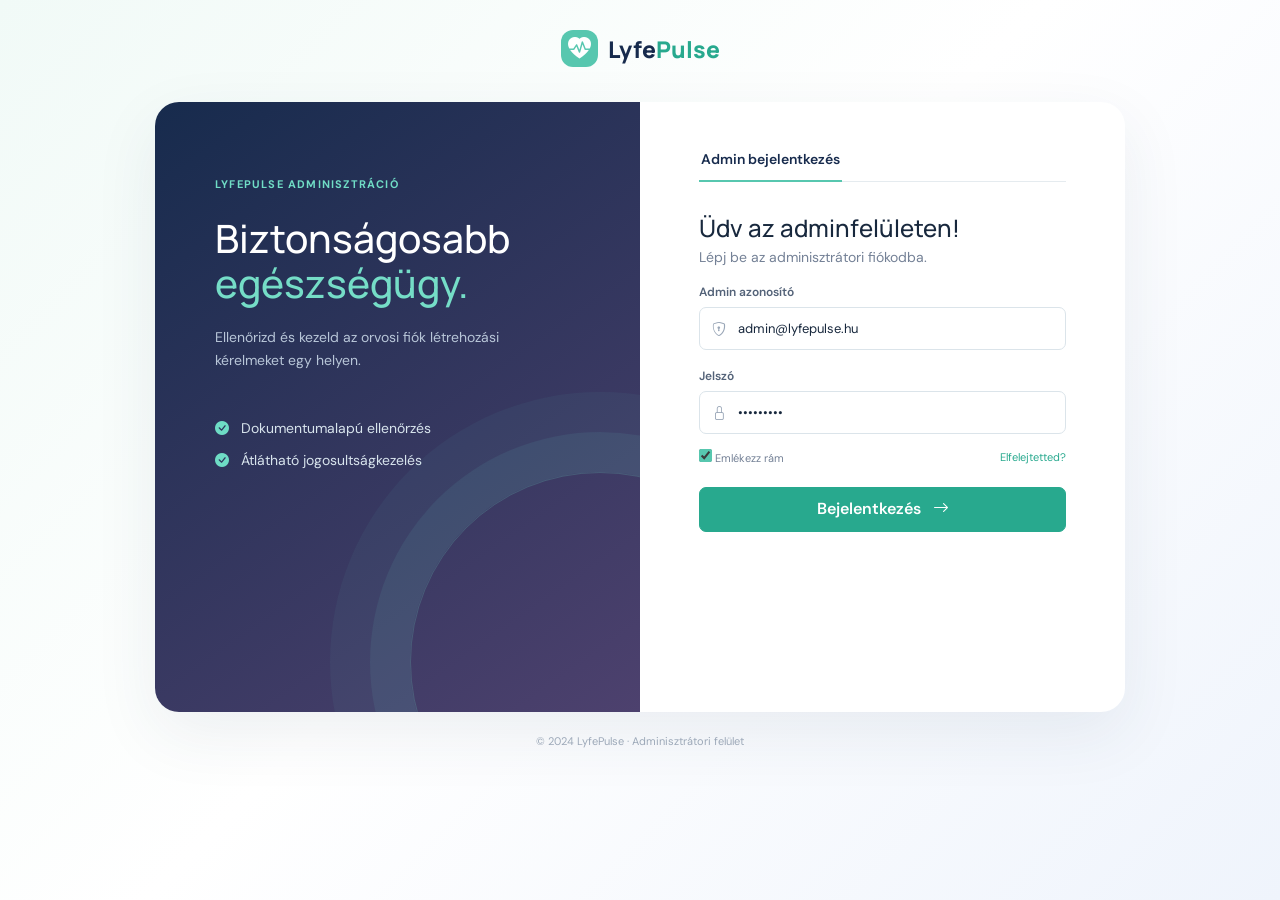
<file: screenplans/admin/index.html>
<!doctype html>
<html lang="hu">
<head>
<meta charset="utf-8"><meta name="viewport" content="width=device-width, initial-scale=1">
<title>LyfePulse | Adminisztráció</title>
<link rel="preconnect" href="https://fonts.googleapis.com"><link rel="preconnect" href="https://fonts.gstatic.com" crossorigin><link href="https://fonts.googleapis.com/css2?family=DM+Sans:wght@400;500;600;700&family=Manrope:wght@600;700;800&display=swap" rel="stylesheet">
<link href="https://cdn.jsdelivr.net/npm/bootstrap@5.3.3/dist/css/bootstrap.min.css" rel="stylesheet"><link href="https://cdn.jsdelivr.net/npm/bootstrap-icons@1.11.3/font/bootstrap-icons.min.css" rel="stylesheet"><link rel="stylesheet" href="styles.css">
</head>
<body>
<div id="auth-view" class="auth-shell"><div class="auth-brand"><span class="brand-mark"><i class="bi bi-heart-pulse-fill"></i></span><span>Lyfe<span>Pulse</span></span></div><div class="auth-card"><div class="auth-intro admin-intro"><p class="eyebrow">LYFEPULSE ADMINISZTRÁCIÓ</p><h1>Biztonságosabb<br><em>egészségügy.</em></h1><p class="intro-copy">Ellenőrizd és kezeld az orvosi fiók létrehozási kérelmeket egy helyen.</p><div class="intro-points"><span><i class="bi bi-check-circle-fill"></i> Dokumentumalapú ellenőrzés</span><span><i class="bi bi-check-circle-fill"></i> Átlátható jogosultságkezelés</span></div></div><div class="auth-form-wrap"><div class="auth-tabs"><button class="auth-tab active">Admin bejelentkezés</button></div><form id="login-form" class="auth-form"><h2>Üdv az adminfelületen!</h2><p class="muted">Lépj be az adminisztrátori fiókodba.</p><label>Admin azonosító</label><div class="input-icon"><i class="bi bi-shield-lock"></i><input class="form-control" value="admin@lyfepulse.hu" required></div><label>Jelszó</label><div class="input-icon"><i class="bi bi-lock"></i><input type="password" class="form-control" value="admin1234" required></div><div class="form-meta"><span><input type="checkbox" checked> Emlékezz rám</span><a href="#">Elfelejtetted?</a></div><button class="btn btn-primary w-100 auth-submit">Bejelentkezés <i class="bi bi-arrow-right"></i></button></form></div></div><p class="auth-footer">© 2024 LyfePulse · Adminisztrátori felület</p></div>
<div id="app-view" class="app-shell d-none admin-shell"><nav class="sidebar"><div class="auth-brand sidebar-brand"><span class="brand-mark"><i class="bi bi-heart-pulse-fill"></i></span><span>Lyfe<span>Pulse</span></span></div><div class="nav-label">ADMINISZTRÁCIÓ</div><button class="side-link active" data-view="requests"><i class="bi bi-person-check"></i> Fiók-kérelmek <span class="nav-count" data-pending-count>2</span></button><button class="side-link" data-view="archive"><i class="bi bi-archive"></i> Archívum <span class="nav-count archive-count">0</span></button><div class="sidebar-bottom"><button class="side-link logout-btn"><i class="bi bi-box-arrow-left"></i> Kijelentkezés</button></div></nav><main class="main-content"><header class="topbar"><div class="mobile-brand">Lyfe<span>Pulse</span></div><div class="top-actions"><button class="notification-btn"><i class="bi bi-bell"></i><span></span></button><button class="profile-button"><span class="avatar">AD</span><span class="profile-name">Adminisztrátor</span></button></div></header>
<div id="requests-view" class="content-view"><div class="page-heading"><div><p class="eyebrow">ADMINISZTRÁCIÓ</p><h1>Orvosi fiók-kérelmek</h1><p class="subtitle">Ellenőrizd a kérelmező személyazonosságát és dokumentumait.</p></div><span class="role-badge"><i class="bi bi-shield-check"></i> Admin</span></div><section class="card-panel request-panel"><div class="section-title-row"><div><p class="eyebrow">FELHASZNÁLÓI KÉRELMEK</p><h2>Orvosi fiók létrehozása</h2></div></div><div class="table-responsive"><table class="table align-middle"><thead><tr><th>KÉRELMEZŐ</th><th>KÉRELEMAZONOSÍTÓ</th><th>BEÉRKEZETT</th><th>STÁTUSZ</th><th></th></tr></thead><tbody id="requests-table"></tbody></table></div></section></div>
<div id="archive-view" class="content-view d-none"><div class="page-heading"><div><p class="eyebrow">ADMINISZTRÁCIÓ</p><h1>Feldolgozott kérelmek archívuma</h1><p class="subtitle">A jóváhagyott és elutasított kérelmek korábbi nyilvántartása.</p></div><span class="role-badge"><i class="bi bi-archive"></i> Archívum</span></div><section class="card-panel request-panel"><div class="section-title-row"><div><p class="eyebrow">LEZÁRT KÉRELMEK</p><h2>Archívum</h2></div></div><div class="table-responsive"><table class="table align-middle"><thead><tr><th>KÉRELMEZŐ</th><th>KÉRELEMAZONOSÍTÓ</th><th>BEÉRKEZETT</th><th>STÁTUSZ</th><th>FELDOLGOZVA</th></tr></thead><tbody id="archive-table"></tbody></table></div></section></div>
<div id="detail-view" class="content-view d-none"><button class="back-button"><i class="bi bi-arrow-left"></i> Vissza a kérelmekhez</button><div class="page-heading"><div><p class="eyebrow">KÉRELEM RÉSZLETEI</p><h1 id="detail-name"></h1><p class="subtitle">Ellenőrizd a megadott adatokat és a csatolt dokumentumokat.</p></div><span class="request-status">Feldolgozásra vár</span></div><div class="request-detail"><section class="card-panel"><h3>Kérelmező adatai</h3><div class="detail-field"><small>SZAKTERÜLET</small><strong id="detail-specialty"></strong></div><div class="detail-field"><small>E-MAIL-CÍM</small><strong id="detail-email"></strong></div><div class="detail-field"><small>MŰKÖDÉSI NYILVÁNTARTÁSI SZÁM</small><strong id="detail-license"></strong></div><div class="detail-field"><small>KÉRELEMAZONOSÍTÓ</small><strong id="detail-id"></strong></div><div class="detail-field"><small>BEÉRKEZÉS IDEJE</small><strong id="detail-submitted"></strong></div><div class="admin-note"><i class="bi bi-info-circle"></i> A fiók csak a dokumentumok ellenőrzése után aktiválható.</div><div class="request-actions"><button id="reject-request" class="btn btn-outline-danger"><i class="bi bi-x-lg"></i> Elutasítás</button><button id="approve-request" class="btn btn-primary"><i class="bi bi-check2"></i> Kérelem jóváhagyása</button></div></section><section class="card-panel"><h3>Azonosító dokumentumok</h3><div class="document-tabs"><button class="document-tab active">Működési engedély</button><button class="document-tab">Személyazonosító</button></div><div class="document-viewer"><div class="viewer-toolbar"><button title="Kicsinyítés">−</button><button title="Nagyítás">+</button><button title="Letöltés"><i class="bi bi-download"></i></button></div><img id="document-image" src="varga-license.svg" alt="Megtekintett igazoló dokumentum"></div></section></div></div></main></div>
<script src="script.js"></script>
</body></html>
</file>
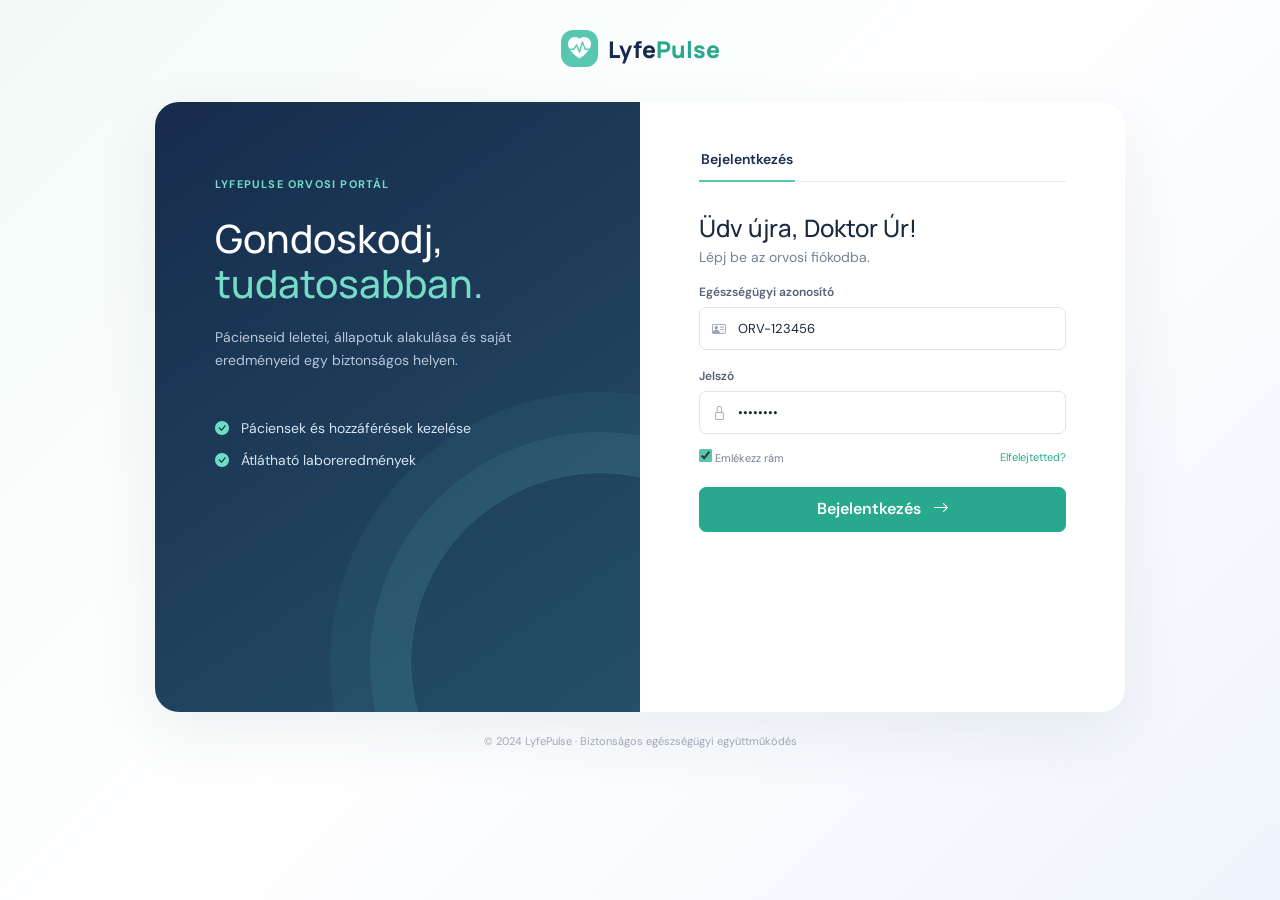
<file: screenplans/licensed_persona/screen_waiting_for_approval/index.html>
<!doctype html>
<html lang="hu">
<head>
<meta charset="utf-8">
<meta name="viewport" content="width=device-width, initial-scale=1">
<title>LyfePulse | Jóváhagyásra vár</title>
<link rel="preconnect" href="https://fonts.googleapis.com">
<link rel="preconnect" href="https://fonts.gstatic.com" crossorigin>
<link href="https://fonts.googleapis.com/css2?family=DM+Sans:wght@400;500;600;700&family=Manrope:wght@600;700;800&display=swap" rel="stylesheet">
<link href="https://cdn.jsdelivr.net/npm/bootstrap@5.3.3/dist/css/bootstrap.min.css" rel="stylesheet">
<link href="https://cdn.jsdelivr.net/npm/bootstrap-icons@1.11.3/font/bootstrap-icons.min.css" rel="stylesheet">
<link rel="stylesheet" href="styles.css">
</head>
<body>
<div id="auth-view" class="auth-shell">
  <div class="auth-brand"><span class="brand-mark"><i class="bi bi-heart-pulse-fill"></i></span><span>Lyfe<span>Pulse</span></span></div>
  <div class="auth-card">
    <div class="auth-intro doctor-intro">
      <p class="eyebrow">LYFEPULSE ORVOSI PORTÁL</p>
      <h1>Gondoskodj,<br><em>tudatosabban.</em></h1>
      <p class="intro-copy">Pácienseid leletei, állapotuk alakulása és saját eredményeid egy biztonságos helyen.</p>
      <div class="intro-points"><span><i class="bi bi-check-circle-fill"></i> Páciensek és hozzáférések kezelése</span><span><i class="bi bi-check-circle-fill"></i> Átlátható laboreredmények</span></div>
    </div>
    <div class="auth-form-wrap">
      <div class="auth-tabs"><button class="auth-tab active">Bejelentkezés</button></div>
      <form id="login-form" class="auth-form">
        <h2>Üdv újra, Doktor Úr!</h2><p class="muted">Lépj be az orvosi fiókodba.</p>
        <label for="doctor-id">Egészségügyi azonosító</label><div class="input-icon"><i class="bi bi-person-vcard"></i><input id="doctor-id" class="form-control" value="ORV-123456" required></div>
        <label for="password">Jelszó</label><div class="input-icon"><i class="bi bi-lock"></i><input id="password" type="password" class="form-control" value="demo1234" required></div>
        <div class="form-meta"><span><input type="checkbox" checked> Emlékezz rám</span><a href="#">Elfelejtetted?</a></div>
        <button class="btn btn-primary w-100 auth-submit">Bejelentkezés <i class="bi bi-arrow-right"></i></button>
      </form>
    </div>
  </div>
  <p class="auth-footer">© 2024 LyfePulse · Biztonságos egészségügyi együttműködés</p>
</div>

<div id="app-view" class="app-shell d-none">
  <nav class="sidebar">
    <div class="auth-brand sidebar-brand"><span class="brand-mark"><i class="bi bi-heart-pulse-fill"></i></span><span>Lyfe<span>Pulse</span></span></div>
    <div class="nav-label">ORVOSI PORTÁL</div>
    <button class="side-link locked-link" disabled><i class="bi bi-grid-1x2-fill"></i> Áttekintés</button>
    <button class="side-link locked-link" disabled><i class="bi bi-people"></i> Pácienseim</button>
    <button class="side-link locked-link" disabled><i class="bi bi-file-earmark-medical"></i> Saját leleteim</button>
    <div class="sidebar-bottom">
      <button class="side-link locked-link" disabled><i class="bi bi-person-circle"></i> Profilom</button>
      <button class="side-link logout-btn"><i class="bi bi-box-arrow-left"></i> Kijelentkezés</button>
    </div>
  </nav>
  <main class="main-content">
    <header class="topbar"><div class="mobile-brand">Lyfe<span>Pulse</span></div><div class="top-actions"><button class="notification-btn" disabled><i class="bi bi-bell"></i></button><button class="profile-button"><span class="avatar">NP</span><span class="profile-name">Dr. Nagy Péter</span></button></div></header>
    <div class="content-view waiting-content">
      <section class="waiting-card card-panel">
        <img src="approval-pending.svg" alt="A csatlakozási kérelem elbírálás alatt">
        <p class="eyebrow">ORVOSI FIÓK AKTIVÁLÁSA</p>
        <h1>A csatlakozási kérelmed elbírálás alatt van</h1>
        <p class="waiting-copy">Az adminisztrátor ellenőrzi a megadott adatokat és dokumentumokat. Amint a kérelmedet jóváhagyják, hozzáférést kapsz a LyfePulse orvosi portál funkcióihoz.</p>
        <div class="waiting-status"><i class="bi bi-hourglass-split"></i><span>Jóváhagyásra vár</span></div>
        <p class="waiting-note"><i class="bi bi-info-circle"></i> Kérjük, nézz vissza később. Addig a portál többi funkciója nem érhető el.</p>
      </section>
    </div>
  </main>
</div>
<script src="script.js"></script>
</body>
</html>
</file>
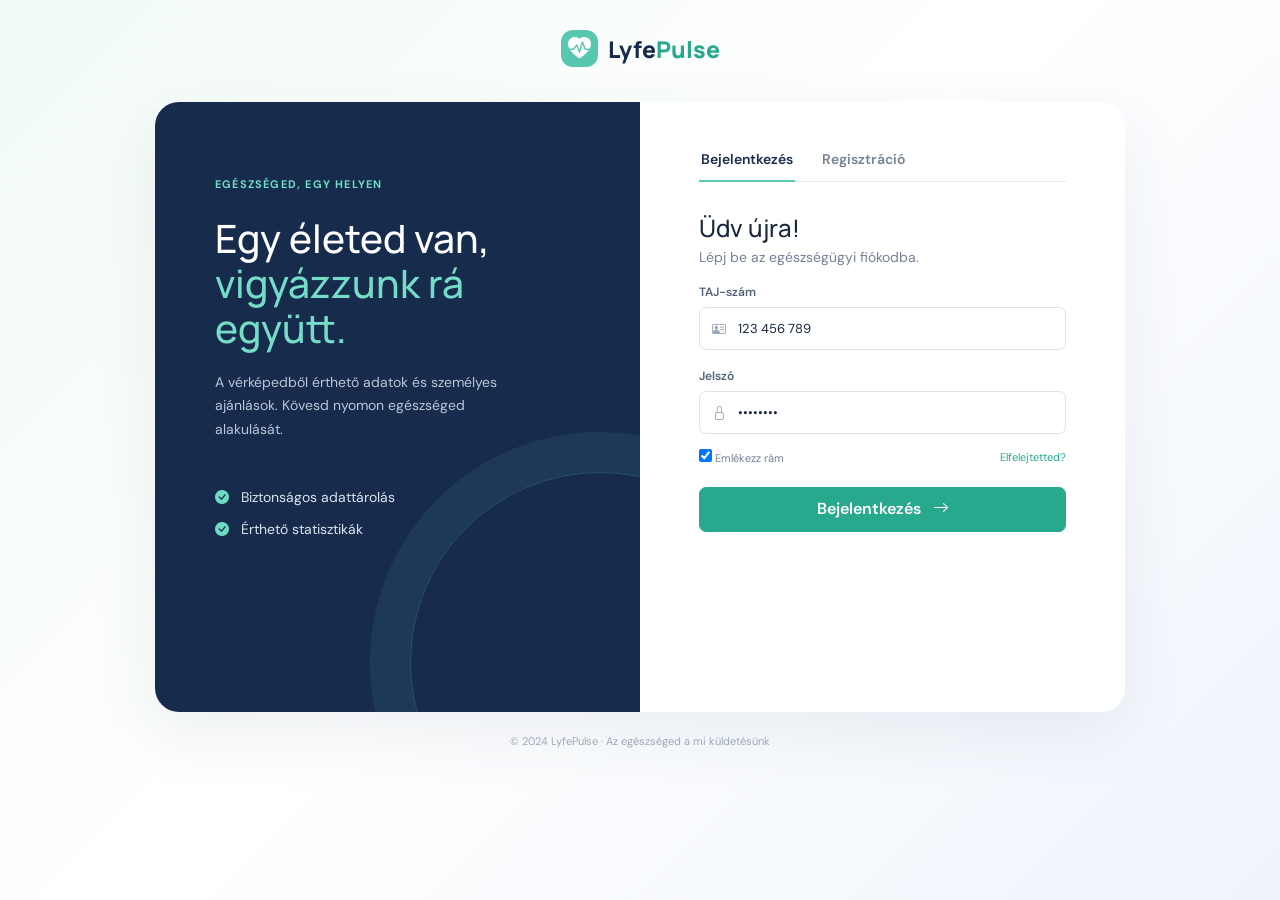
<file: screenplans/patient/screen_need_more_information/index.html>
<!doctype html>
<html lang="hu">
<head>
<meta charset="utf-8"><meta name="viewport" content="width=device-width, initial-scale=1">
<title>LyfePulse | Regisztráció</title>
<link rel="preconnect" href="https://fonts.googleapis.com"><link rel="preconnect" href="https://fonts.gstatic.com" crossorigin>
<link href="https://fonts.googleapis.com/css2?family=DM+Sans:wght@400;500;600;700&family=Manrope:wght@600;700;800&display=swap" rel="stylesheet">
<link href="https://cdn.jsdelivr.net/npm/bootstrap@5.3.3/dist/css/bootstrap.min.css" rel="stylesheet">
<link href="https://cdn.jsdelivr.net/npm/bootstrap-icons@1.11.3/font/bootstrap-icons.min.css" rel="stylesheet"><link rel="stylesheet" href="styles.css">
</head>
<body>
<div id="auth-view" class="auth-shell">
  <div class="auth-brand"><span class="brand-mark"><i class="bi bi-heart-pulse-fill"></i></span><span>Lyfe<span>Pulse</span></span></div>
  <div class="auth-card">
    <div class="auth-intro"><p class="eyebrow">EGÉSZSÉGED, EGY HELYEN</p><h1>Egy életed van,<br><em>vigyázzunk rá együtt.</em></h1><p class="intro-copy">A vérképedből érthető adatok és személyes ajánlások. Kövesd nyomon egészséged alakulását.</p><div class="intro-points"><span><i class="bi bi-check-circle-fill"></i> Biztonságos adattárolás</span><span><i class="bi bi-check-circle-fill"></i> Érthető statisztikák</span></div></div>
    <div class="auth-form-wrap"><div class="auth-tabs"><button class="auth-tab active" data-auth-tab="login">Bejelentkezés</button><button class="auth-tab" data-auth-tab="register">Regisztráció</button></div>
      <form id="login-form" class="auth-form"><h2>Üdv újra!</h2><p class="muted">Lépj be az egészségügyi fiókodba.</p><label for="taj">TAJ-szám</label><div class="input-icon"><i class="bi bi-person-vcard"></i><input id="taj" class="form-control" value="123 456 789" required></div><label for="password">Jelszó</label><div class="input-icon"><i class="bi bi-lock"></i><input id="password" type="password" class="form-control" value="demo1234" required></div><div class="form-meta"><span><input type="checkbox" checked> Emlékezz rám</span><a href="#">Elfelejtetted?</a></div><button class="btn btn-primary w-100 auth-submit">Bejelentkezés <i class="bi bi-arrow-right"></i></button></form>
      <form id="register-form" class="auth-form d-none"><h2>Hozd létre a fiókod</h2><p class="muted">Pár adat, és már kezdhetjük is.</p><div class="name-grid"><div><label for="last-name">Vezetéknév</label><input id="last-name" class="form-control" required></div><div><label for="first-name">Keresztnév</label><input id="first-name" class="form-control" required></div></div><div class="name-grid"><div><label for="age">Kor</label><input id="age" type="number" class="form-control" required></div><div><label for="gender">Nem</label><select id="gender" class="form-select"><option>Nő</option><option>Férfi</option><option>Nem szeretném megadni</option></select></div></div><label for="birth-date">Születési dátum</label><input id="birth-date" type="date" class="form-control" required><button class="btn btn-primary w-100 auth-submit mt-3">Regisztráció <i class="bi bi-arrow-right"></i></button></form>
    </div>
  </div>
  <p class="auth-footer">© 2024 LyfePulse · Az egészséged a mi küldetésünk</p>
</div>
<div class="modal fade" id="patientIdentityModal" tabindex="-1" aria-labelledby="patient-identity-title" aria-hidden="true"><div class="modal-dialog modal-dialog-centered modal-lg"><div class="modal-content identity-modal"><div class="identity-info"><p class="eyebrow">FIÓKAKTIVÁLÁS</p><h2 id="patient-identity-title">Még egy kis információra van szükségünk</h2><p>A TAJ-számod és a TAJ-kártyád képe segít biztonságosan azonosítani a fiókodat.</p><div class="identity-tip"><i class="bi bi-shield-lock"></i><span>Az adatokat bizalmasan kezeljük, és kizárólag a fiókod létrehozásához használjuk.</span></div></div><form id="patient-identity-form" class="identity-form"><div class="modal-header"><div><p class="eyebrow">AZONOSÍTÓ ADATOK</p><h2>TAJ-adatok megadása</h2><p class="muted">Add meg a TAJ-számodat, majd töltsd fel a kártyád képét.</p></div><button type="button" class="btn-close" data-bs-dismiss="modal"></button></div><div class="modal-body"><label for="identity-taj">TAJ-szám</label><input id="identity-taj" class="form-control taj-input" placeholder="000 000 000" pattern="[0-9 ]{9,11}" required><label class="identity-upload"><span class="upload-icon"><i class="bi bi-credit-card-2-front"></i></span><span><strong>TAJ-kártya képe</strong><small>JPG, PNG vagy PDF · max. 10 MB</small><em id="taj-file-name">Nincs fájl kiválasztva</em></span><input id="taj-card-file" type="file" accept=".jpg,.jpeg,.png,.pdf" required></label></div><div class="modal-footer"><button type="submit" class="btn btn-primary">Adatok elküldése <i class="bi bi-arrow-right"></i></button></div></form></div></div></div>
<script src="https://cdn.jsdelivr.net/npm/bootstrap@5.3.3/dist/js/bootstrap.bundle.min.js"></script><script src="script.js"></script>
</body></html>
</file>
<file: screenplans/admin/styles.css>
@import url("../patient/styles.css");
.admin-intro{background:linear-gradient(145deg,#172b4d,#4d416e)!important}
.admin-shell .content-view{max-width:1200px}
.admin-kpi{display:flex;gap:14px;margin-bottom:24px}.admin-kpi .kpi-card{flex:1}
.request-panel{padding:6px 22px 14px}.request-panel .table td:first-child{min-width:220px}.request-panel .table td:first-child small{display:block;color:var(--muted);font-size:11px;margin:3px 0 0 45px}.request-panel tbody tr{cursor:pointer}.request-panel tbody tr:hover{background:#f8fcfb}
.request-avatar{display:inline-grid!important;vertical-align:middle;margin-right:10px;background:#eeeafa;color:#7565a8!important}
.request-status{display:inline-block;padding:5px 8px;border-radius:5px;background:#fff3da;color:#bb8422;font-size:10px;font-weight:600}.request-status.approved{background:#e7f7f2;color:#26977f}.request-status.rejected{background:#fde8e8;color:#c43d49}
.archive-empty{padding:34px;text-align:center;color:var(--muted);font-size:12px}.archive-empty i{display:block;font-size:28px;color:#aebbc6;margin-bottom:10px}
.request-detail{display:grid;grid-template-columns:1fr 1fr;gap:20px}.request-detail .card-panel{padding:25px}.request-detail h3{font-size:16px;margin-bottom:20px}.detail-field{border-bottom:1px solid var(--line);padding:11px 0}.detail-field small{display:block;color:var(--muted);font-size:10px;margin-bottom:4px}.detail-field strong{font-size:13px}.document-viewer{background:#182a43;border-radius:9px;min-height:400px;padding:16px;display:flex;align-items:center;justify-content:center;position:relative;overflow:hidden}.document-viewer img{width:100%;max-height:480px;object-fit:contain;box-shadow:0 8px 20px #07152566}.viewer-toolbar{position:absolute;top:12px;right:12px;display:flex;gap:5px}.viewer-toolbar button{border:0;background:#ffffff22;color:#fff;border-radius:5px;width:30px;height:30px}.document-tabs{display:flex;gap:8px;margin-bottom:12px}.document-tab{border:1px solid var(--line);border-radius:5px;background:#fff;color:var(--muted);padding:7px 10px;font-size:11px}.document-tab.active{background:#e7f7f2;border-color:#a9dfd3;color:var(--mint-dark);font-weight:600}.request-actions{display:flex;gap:9px;justify-content:flex-end;margin-top:24px}.request-actions .btn{font-size:12px}.admin-note{background:#f5f8fc;border-radius:8px;padding:12px;color:var(--muted);font-size:11px;line-height:1.6;margin-top:17px}.admin-note i{color:#7188ad;margin-right:5px}@media(max-width:700px){.admin-kpi{display:grid;grid-template-columns:1fr 1fr}.request-detail{grid-template-columns:1fr}.document-viewer{min-height:300px}}
</file>
<file: screenplans/licensed_persona/screen_waiting_for_approval/styles.css>
@import url("../styles.css");

.doctor-intro{background:linear-gradient(145deg,#172b4d,#244f68)!important}
.waiting-content{min-height:calc(100vh - 78px);display:grid;place-items:center;padding-top:30px;padding-bottom:40px}
.waiting-card{width:min(680px,100%);padding:44px 58px 38px;text-align:center}
.waiting-card img{display:block;width:min(220px,70%);height:auto;margin:0 auto 25px}
.waiting-card .eyebrow{margin-bottom:10px}
.waiting-card h1{font-size:25px;line-height:1.25;margin-bottom:13px}
.waiting-copy{color:var(--muted);font-size:13px;line-height:1.75;max-width:500px;margin:0 auto}
.waiting-status{display:inline-flex;align-items:center;gap:8px;background:#fff3da;color:#bb8422;border-radius:18px;padding:8px 13px;margin-top:23px;font-size:11px;font-weight:700}
.waiting-status i{font-size:14px}
.waiting-note{color:#8592a2;font-size:11px;line-height:1.6;margin:22px auto 0;max-width:440px}
.waiting-note i{color:#7188ad;margin-right:4px}
.locked-link:disabled{opacity:.52;cursor:not-allowed}
.notification-btn:disabled{opacity:.6}
@media(max-width:650px){.waiting-content{min-height:calc(100vh - 65px);padding:20px 18px 30px}.waiting-card{padding:32px 22px 28px}.waiting-card img{width:180px;margin-bottom:20px}.waiting-card h1{font-size:22px}.waiting-copy{font-size:12px}}
</file>
<file: screenplans/patient/screen_need_more_information/styles.css>
:root{--navy:#172b4d;--ink:#18283d;--muted:#748196;--mint:#57c7af;--mint-dark:#28a98e;--line:#e5ebef}*{box-sizing:border-box}body{margin:0;color:var(--ink);background:#f7f9fb;font:14px "DM Sans",sans-serif}h1,h2,.auth-brand{font-family:Manrope,sans-serif}.auth-shell{min-height:100vh;background:linear-gradient(135deg,#f1faf7,#fff 48%,#eff4fc);display:flex;flex-direction:column;align-items:center;padding:30px 20px}.auth-brand{font-size:23px;font-weight:800;color:var(--navy);display:flex;align-items:center;gap:10px}.auth-brand>span:last-child>span{color:var(--mint-dark)}.brand-mark{background:var(--mint);border-radius:12px;color:#fff;display:grid;place-items:center;width:37px;height:37px}.auth-card{width:min(970px,100%);min-height:610px;display:grid;grid-template-columns:1fr 1fr;background:#fff;border-radius:24px;box-shadow:0 22px 65px #223c5d14;overflow:hidden;margin:35px 0 22px}.auth-intro{background:var(--navy);color:#fff;padding:75px 60px;position:relative;overflow:hidden}.auth-intro:after{content:"";position:absolute;width:380px;height:380px;border:1px solid #70ddc634;border-radius:50%;right:-150px;bottom:-140px;box-shadow:0 0 0 40px #70ddc615}.eyebrow{letter-spacing:1.2px;font-size:11px;color:#83b5aa;font-weight:700;margin:0 0 9px}.auth-intro .eyebrow{color:#70ddc6}.auth-intro h1{font-size:39px;line-height:1.15;margin:25px 0 20px}.auth-intro h1 em{color:#75ddc7;font-style:normal}.intro-copy{line-height:1.7;color:#b8c6d8;max-width:300px}.intro-points{display:grid;gap:14px;margin-top:46px;color:#d8e4ed}.intro-points i{color:#6edcc5;margin-right:8px}.auth-form-wrap{padding:48px 59px}.auth-tabs{border-bottom:1px solid var(--line);display:flex;gap:25px;margin-bottom:32px}.auth-tab{border:0;background:transparent;color:var(--muted);font-weight:600;padding:0 2px 13px;position:relative}.auth-tab.active{color:var(--navy)}.auth-tab.active:after{content:"";position:absolute;bottom:-1px;left:0;right:0;height:2px;background:var(--mint)}.auth-form h2{font-size:24px;margin:0 0 5px}.muted{color:var(--muted)}.auth-form label,.modal-body label{display:block;color:#536278;font-size:12px;font-weight:600;margin:18px 0 7px}.form-control,.form-select{border:1px solid #dbe4ea;border-radius:7px;min-height:43px;color:var(--ink);font-size:13px}.form-control:focus{border-color:var(--mint);box-shadow:0 0 0 3px #57c7af1c}.input-icon{position:relative}.input-icon i{position:absolute;left:13px;top:13px;color:#99a6b7}.input-icon input{padding-left:38px}.form-meta{display:flex;justify-content:space-between;align-items:center;margin:15px 0 22px;font-size:11px;color:var(--muted)}.form-meta a{color:var(--mint-dark);text-decoration:none}.btn-primary{background:var(--mint-dark);border-color:var(--mint-dark);border-radius:7px;font-weight:600}.auth-submit{height:45px}.auth-submit i{margin-left:8px}.name-grid{display:grid;grid-template-columns:1fr 1fr;gap:12px}.auth-footer{font-size:11px;color:#9ca8b8}.modal-content{border:0;border-radius:15px}.modal-header{padding:30px 32px 18px;border:0}.modal-header h2{font-size:21px;margin:0 0 5px}.modal-header p{font-size:11px;margin:0}.modal-body{padding:0 32px 20px}.modal-footer{border:0;padding:10px 32px 28px}.identity-modal{display:grid;grid-template-columns:.85fr 1.15fr;overflow:hidden}.identity-info{background:var(--navy);color:#fff;padding:38px 32px}.identity-info h2{font-size:24px;line-height:1.25;margin:20px 0 13px}.identity-info>p:not(.eyebrow){color:#b8c6d8;font-size:12px;line-height:1.7}.identity-tip{display:flex;gap:9px;border-top:1px solid #ffffff1c;margin-top:30px;padding-top:18px;color:#b8c6d8;font-size:11px;line-height:1.6}.identity-tip i{color:#75ddc7;font-size:16px}.taj-input{letter-spacing:2px}.identity-upload{display:flex;align-items:center;gap:12px;border:1px dashed #a9dfd3;border-radius:9px;padding:15px 12px;margin-top:20px;cursor:pointer;background:#f8fcfb}.identity-upload input{display:none}.identity-upload>span:nth-child(2){min-width:0;flex:1}.identity-upload strong,.identity-upload small,.identity-upload em{display:block}.identity-upload strong{font-size:12px}.identity-upload small{color:var(--muted);font-size:10px;margin-top:3px}.identity-upload em{color:#a1acb9;font-size:10px;font-style:normal;margin-top:5px;overflow:hidden;text-overflow:ellipsis;white-space:nowrap}.identity-upload:has(input:valid) em{color:var(--mint-dark)}.identity-upload:has(input:valid) em:before{content:"✓ ";font-weight:700}.upload-icon{width:39px;height:39px;border-radius:9px;background:#eaf8f4;color:var(--mint-dark);display:grid;place-items:center;font-size:18px;flex-shrink:0}@media(max-width:650px){.auth-card{grid-template-columns:1fr;margin-top:25px}.auth-intro{display:none}.auth-form-wrap{padding:32px 25px}.name-grid{gap:8px}.identity-modal{grid-template-columns:1fr}.identity-info{padding:28px 25px}.identity-form .modal-header,.identity-form .modal-body{padding-left:25px;padding-right:25px}.identity-form .modal-footer{padding-left:25px;padding-right:25px}}
</file>
